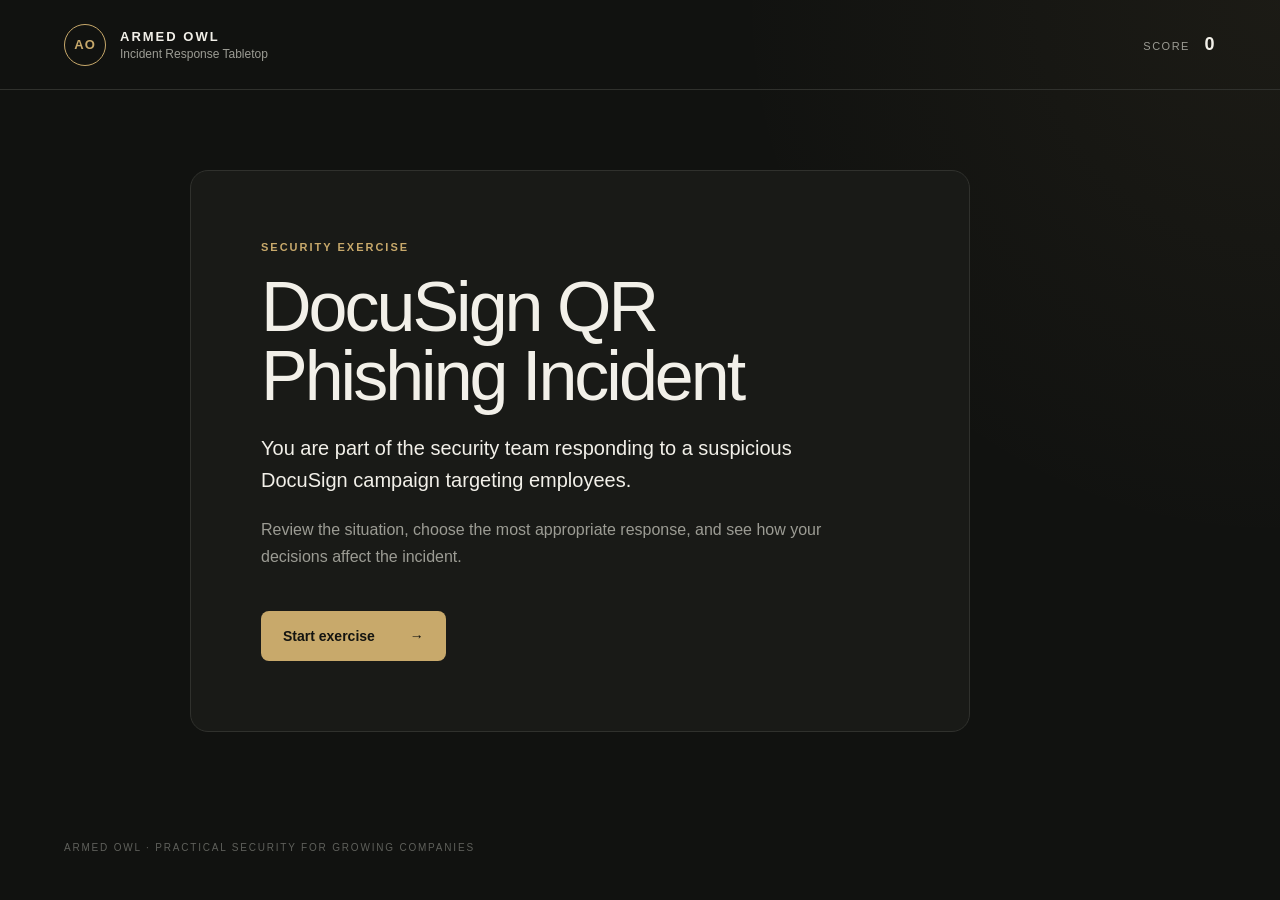
<file: frontend/index.html>
<!DOCTYPE html>
<html lang="en">
<head>
    <meta charset="UTF-8">
    <meta name="viewport" content="width=device-width, initial-scale=1.0">
    <title>Armed Owl — Incident Response Tabletop</title>
    <link rel="stylesheet" href="style.css">
</head>

<body>

<header class="topbar">
    <div class="brand">
        <div class="brand-mark">AO</div>

        <div>
            <div class="brand-name">ARMED OWL</div>
            <div class="brand-subtitle">Incident Response Tabletop</div>
        </div>
    </div>

    <div class="score">
        SCORE
        <span id="score">0</span>
    </div>
</header>


<main class="container">

    <!-- Start screen -->

    <section id="start-screen" class="card hero">

        <div class="eyebrow">
            SECURITY EXERCISE
        </div>

        <h1>
            DocuSign QR<br>
            Phishing Incident
        </h1>

        <p class="intro">
            You are part of the security team responding to a suspicious
            DocuSign campaign targeting employees.
        </p>

        <p class="description">
            Review the situation, choose the most appropriate response,
            and see how your decisions affect the incident.
        </p>

        <button id="start-button" class="primary-button">
            Start exercise
            <span>→</span>
        </button>

    </section>


    <!-- Scenario -->

    <section id="scenario-screen" class="hidden">

        <div class="progress-header">

            <div>
                <div class="eyebrow">
                    INCIDENT RESPONSE
                </div>

                <div class="step-label">
                    Step <span id="step-number">1</span> of 3
                </div>
            </div>

            <div class="progress">
                <div id="progress-fill"></div>
            </div>

        </div>


        <div class="card scenario-card">

            <div class="section-label">
                SITUATION
            </div>

            <h2 id="situation">
                Loading scenario...
            </h2>


            <div class="section-label decision-label">
                YOUR DECISION
            </div>

            <div id="options" class="options"></div>


            <button
                id="submit-button"
                class="primary-button submit-button"
                disabled
            >
                Submit decision
            </button>

        </div>


        <div id="feedback" class="feedback hidden">

            <div class="feedback-header">

                <div id="feedback-status" class="feedback-status">
                    Correct decision
                </div>

                <div id="points" class="points">
                    +10 pts
                </div>

            </div>

            <p id="explanation"></p>

            <button id="next-button" class="secondary-button">
                Continue
                <span>→</span>
            </button>

        </div>

    </section>


    <!-- Finish screen -->

    <section id="finish-screen" class="card hero hidden">

        <div class="eyebrow">
            EXERCISE COMPLETE
        </div>

        <h1>
            Incident contained.
        </h1>

        <p class="intro">
            Your final score:
        </p>

        <div class="final-score">
            <span id="final-score">0</span>
            <small>/ 30</small>
        </div>

        <p id="final-message" class="description"></p>

        <button id="restart-button" class="primary-button">
            Run again
            <span>↻</span>
        </button>

    </section>

</main>


<footer>
    ARMED OWL · PRACTICAL SECURITY FOR GROWING COMPANIES
</footer>

<script src="app.js"></script>

</body>
</html>
</file>
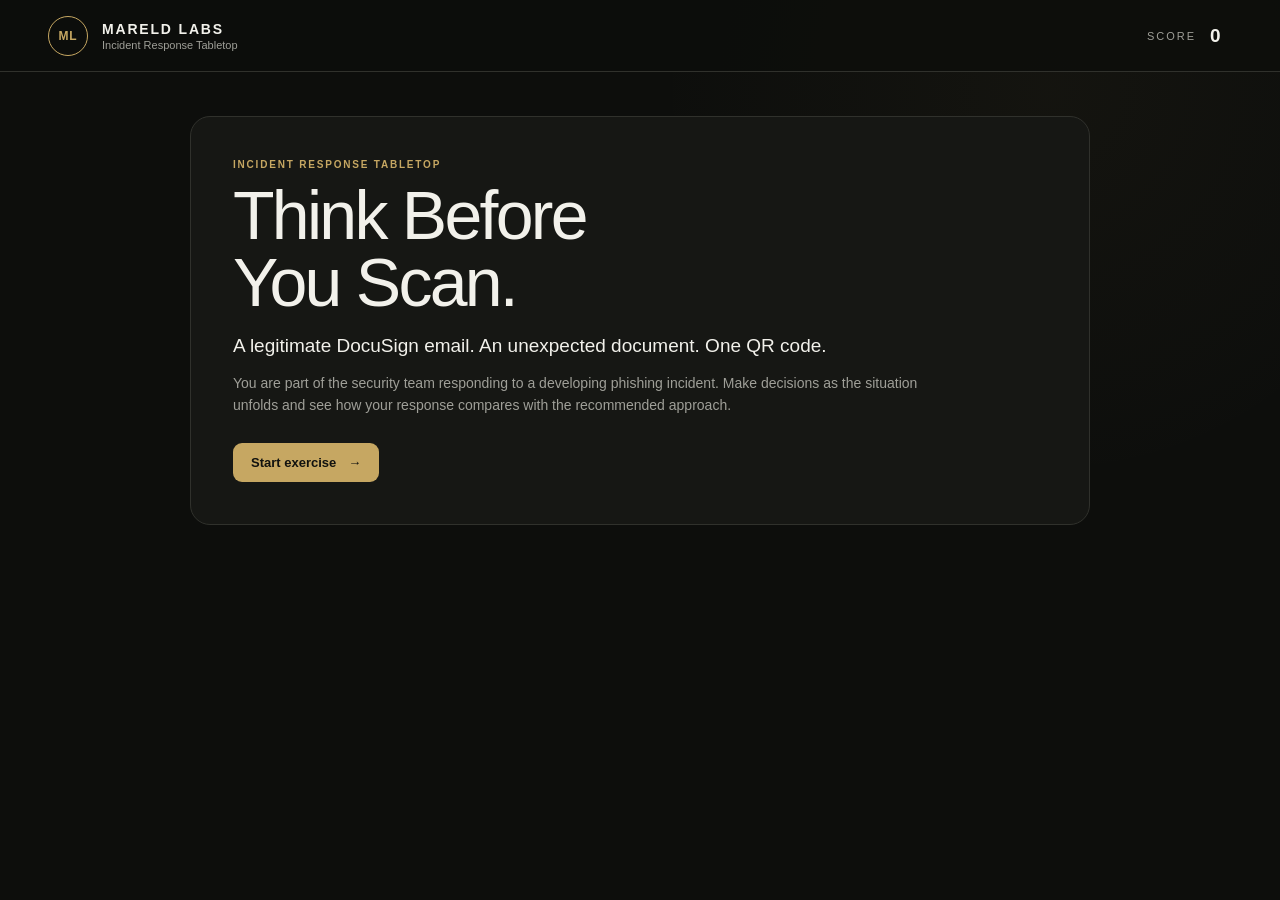
<file: session-service/static/index.html>
<!DOCTYPE html>
<html lang="en">

<head>
    <meta charset="UTF-8">

    <meta
        name="viewport"
        content="width=device-width, initial-scale=1.0"
    >

    <title>Mareld Labs — Incident Response Tabletop</title>

    <link
        rel="stylesheet"
        href="style.css"
    >
</head>

<body>

<header class="topbar">

    <div class="brand">

        <div class="brand-mark">
            ML
        </div>

        <div class="brand-text">

            <div class="brand-name">
                MARELD LABS
            </div>

            <div class="brand-subtitle">
                Incident Response Tabletop
            </div>

        </div>

    </div>


    <div class="score-box">

        <span class="score-label">
            SCORE
        </span>

        <span id="score">
            0
        </span>

    </div>

</header>


<main class="container">


    <!-- Start screen -->

    <section
        id="start-screen"
        class="card hero"
    >

        <div class="eyebrow">
            INCIDENT RESPONSE TABLETOP
        </div>

        <h1>
            Think Before<br>
            You Scan.
        </h1>

        <p class="intro">
            A legitimate DocuSign email.
            An unexpected document.
            One QR code.
        </p>

        <p class="description">
            You are part of the security team responding to a
            developing phishing incident.
            Make decisions as the situation unfolds and see how
            your response compares with the recommended approach.
        </p>

        <button
            id="start-button"
            class="primary-button"
        >
            Start exercise
            <span>→</span>
        </button>

    </section>


    <!-- Scenario screen -->

    <section
        id="scenario-screen"
        class="hidden"
    >

        <div class="progress-header">

            <div>

                <div class="eyebrow">
                    INCIDENT RESPONSE
                </div>

                <div class="step-label">
                    Step
                    <span id="step-number">1</span>
                    of 3
                </div>

            </div>


            <div class="progress">
                <div id="progress-fill"></div>
            </div>

        </div>


        <div class="card scenario-card">


            <!-- Left side -->

            <div class="situation-panel">

                <div class="section-label">
                    SITUATION
                </div>

                <h2 id="situation">
                    Loading scenario...
                </h2>

            </div>


            <!-- Right side -->

            <div class="decision-panel">


                <!-- Decision view -->

                <div id="decision-view">

                    <div class="section-label">
                        YOUR DECISION
                    </div>

                    <div
                        id="options"
                        class="options"
                    ></div>

                    <button
                        id="submit-button"
                        class="primary-button submit-button"
                        disabled
                    >
                        Submit decision
                        <span>→</span>
                    </button>

                </div>


                <!-- Feedback view -->

                <div
                    id="feedback-view"
                    class="hidden"
                >

                    <div class="feedback-top">

                        <div>

                            <div class="section-label">
                                RESPONSE REVIEW
                            </div>

                            <div
                                id="feedback-status"
                                class="feedback-status"
                            >
                                Decision reviewed
                            </div>

                        </div>


                        <div
                            id="points"
                            class="points"
                        >
                            +10 pts
                        </div>

                    </div>


                    <p id="explanation"></p>


                    <button
                        id="next-button"
                        class="secondary-button"
                    >
                        Continue
                        <span>→</span>
                    </button>

                </div>

            </div>

        </div>

    </section>


    <!-- Finish screen -->

    <section
        id="finish-screen"
        class="card hero hidden"
    >

        <div class="eyebrow">
            EXERCISE COMPLETE
        </div>

        <h1>
            Incident<br>
            Reviewed.
        </h1>

        <p class="intro">
            Your final score:
        </p>


        <div class="final-score">

            <span id="final-score">
                0
            </span>

            <small>
                / 30
            </small>

        </div>


        <p
            id="final-message"
            class="description"
        ></p>


        <button
            id="restart-button"
            class="primary-button"
        >
            Run again
            <span>↻</span>
        </button>

    </section>


</main>


<footer>
    MARELD LABS · INCIDENT RESPONSE TABLETOP
</footer>


<script src="app.js"></script>

</body>

</html>
</file>
<file: frontend/style.css>
:root {
    --background: #111210;
    --surface: #191a17;
    --surface-light: #21221f;

    --text: #f2f0e9;
    --muted: #9c9c94;

    --accent: #c8a96b;
    --accent-hover: #d8bb80;

    --border: #30312d;

    --success: #8fbf91;
    --danger: #d68176;

    --radius: 18px;
}


* {
    box-sizing: border-box;
}


body {
    margin: 0;

    background:
        radial-gradient(
            circle at top right,
            rgba(200, 169, 107, 0.06),
            transparent 35%
        ),
        var(--background);

    color: var(--text);

    font-family:
        Inter,
        -apple-system,
        BlinkMacSystemFont,
        "Segoe UI",
        sans-serif;

    min-height: 100vh;
}


.topbar {
    height: 90px;

    display: flex;
    align-items: center;
    justify-content: space-between;

    padding: 0 5vw;

    border-bottom: 1px solid var(--border);
}


.brand {
    display: flex;
    align-items: center;
    gap: 14px;
}


.brand-mark {
    width: 42px;
    height: 42px;

    display: flex;
    align-items: center;
    justify-content: center;

    border: 1px solid var(--accent);
    border-radius: 50%;

    color: var(--accent);

    font-size: 13px;
    font-weight: 700;
    letter-spacing: 1px;
}


.brand-name {
    font-size: 13px;
    font-weight: 700;

    letter-spacing: 2px;
}


.brand-subtitle {
    margin-top: 3px;

    font-size: 12px;

    color: var(--muted);
}


.score {
    font-size: 11px;
    letter-spacing: 1.5px;

    color: var(--muted);
}


.score span {
    margin-left: 10px;

    font-size: 18px;
    font-weight: 600;

    color: var(--text);
}


.container {
    width: min(900px, 90vw);

    margin: 80px auto;
}


.card {
    background: var(--surface);

    border: 1px solid var(--border);
    border-radius: var(--radius);
}


.hero {
    padding: 70px;

    max-width: 780px;
}


.eyebrow,
.section-label {
    color: var(--accent);

    font-size: 11px;
    font-weight: 600;

    letter-spacing: 2px;
}


h1 {
    margin: 20px 0 22px;

    font-size: clamp(42px, 7vw, 70px);

    line-height: 0.98;

    letter-spacing: -3px;

    font-weight: 500;
}


.intro {
    max-width: 600px;

    font-size: 20px;
    line-height: 1.6;

    color: var(--text);
}


.description {
    max-width: 600px;

    margin-bottom: 40px;

    line-height: 1.7;

    color: var(--muted);
}


.primary-button,
.secondary-button {
    cursor: pointer;

    border: 0;

    font-family: inherit;

    transition: 0.2s ease;
}


.primary-button {
    display: inline-flex;
    align-items: center;
    gap: 35px;

    padding: 17px 22px;

    background: var(--accent);

    color: #141410;

    border-radius: 8px;

    font-size: 14px;
    font-weight: 600;
}


.primary-button:hover {
    background: var(--accent-hover);

    transform: translateY(-1px);
}


.primary-button:disabled {
    cursor: not-allowed;

    opacity: 0.35;

    transform: none;
}


.progress-header {
    display: flex;
    justify-content: space-between;
    align-items: end;

    margin-bottom: 25px;
}


.step-label {
    margin-top: 8px;

    font-size: 13px;

    color: var(--muted);
}


.progress {
    width: 180px;
    height: 3px;

    background: var(--border);
}


#progress-fill {
    width: 33%;
    height: 100%;

    background: var(--accent);

    transition: width 0.3s ease;
}


.scenario-card {
    padding: 55px;
}


.scenario-card h2 {
    max-width: 720px;

    margin: 18px 0 50px;

    font-size: 27px;
    line-height: 1.45;

    font-weight: 400;

    letter-spacing: -0.4px;
}


.decision-label {
    margin-bottom: 16px;
}


.options {
    display: flex;
    flex-direction: column;

    gap: 12px;
}


.option {
    display: flex;
    align-items: flex-start;

    gap: 18px;

    width: 100%;

    padding: 20px;

    cursor: pointer;

    background: var(--surface-light);

    border: 1px solid var(--border);
    border-radius: 10px;

    transition: 0.2s ease;
}


.option:hover {
    border-color: #55564f;

    transform: translateY(-1px);
}


.option.selected {
    background: rgba(200, 169, 107, 0.08);

    border-color: var(--accent);
}


.option-letter {
    min-width: 30px;
    height: 30px;

    display: flex;
    align-items: center;
    justify-content: center;

    border: 1px solid var(--border);
    border-radius: 6px;

    color: var(--accent);

    font-size: 12px;
    font-weight: 600;
}


.option-text {
    padding-top: 4px;

    color: #d9d7d0;

    line-height: 1.5;
}


.submit-button {
    margin-top: 28px;
}


.feedback {
    margin-top: 20px;

    padding: 32px;

    background: var(--surface);

    border: 1px solid var(--border);
    border-radius: var(--radius);
}


.feedback-header {
    display: flex;
    justify-content: space-between;

    gap: 20px;
}


.feedback-status {
    font-size: 18px;
    font-weight: 600;
}


.feedback.correct .feedback-status {
    color: var(--success);
}


.feedback.incorrect .feedback-status {
    color: var(--danger);
}


.points {
    color: var(--accent);

    font-weight: 600;
}


.feedback p {
    max-width: 700px;

    color: var(--muted);

    line-height: 1.7;
}


.secondary-button {
    margin-top: 10px;

    padding: 0;

    background: transparent;

    color: var(--text);

    font-size: 14px;
}


.secondary-button span {
    margin-left: 10px;

    color: var(--accent);
}


.final-score {
    margin: 35px 0;

    color: var(--accent);

    font-size: 75px;
    font-weight: 500;
}


.final-score small {
    font-size: 20px;

    color: var(--muted);
}


.hidden {
    display: none;
}


footer {
    padding: 30px 5vw 40px;

    color: #5f605b;

    font-size: 10px;
    letter-spacing: 1.8px;
}


@media (max-width: 650px) {

    .topbar {
        padding: 0 25px;
    }

    .container {
        margin-top: 40px;
    }

    .hero,
    .scenario-card {
        padding: 35px 25px;
    }

    h1 {
        font-size: 46px;
        letter-spacing: -2px;
    }

    .progress {
        width: 90px;
    }

}
</file>
<file: session-service/static/style.css>
:root {
    --background: #0d0e0c;
    --surface: #161714;
    --surface-light: #1e1f1c;

    --text: #f2f1eb;
    --muted: #9f9f98;

    --accent: #c6a762;
    --accent-soft: rgba(198, 167, 98, 0.12);

    --border: #30312c;

    --success: #8faa78;
    --danger: #b8786f;
}


/* ==================================================
   Base
================================================== */

* {
    box-sizing: border-box;
}


html,
body {
    margin: 0;
    padding: 0;
}


body {
    min-height: 100vh;

    background:
        radial-gradient(
            circle at 82% 10%,
            rgba(198, 167, 98, 0.04),
            transparent 30%
        ),
        var(--background);

    color: var(--text);

    font-family:
        Inter,
        -apple-system,
        BlinkMacSystemFont,
        "Segoe UI",
        sans-serif;

    -webkit-font-smoothing: antialiased;
}


button {
    font-family: inherit;
}


.hidden {
    display: none !important;
}


/* ==================================================
   Header
================================================== */

.topbar {
    height: 72px;

    padding: 0 48px;

    display: flex;
    align-items: center;
    justify-content: space-between;

    border-bottom: 1px solid var(--border);

    background: rgba(13, 14, 12, 0.97);
}


.brand {
    display: flex;
    align-items: center;

    gap: 14px;
}


.brand-mark {
    width: 40px;
    height: 40px;

    display: flex;
    align-items: center;
    justify-content: center;

    border: 1px solid var(--accent);
    border-radius: 50%;

    color: var(--accent);

    font-size: 12px;
    font-weight: 700;

    letter-spacing: 0.08em;
}


.brand-text {
    display: flex;
    flex-direction: column;
}


.brand-name {
    color: var(--text);

    font-size: 14px;
    font-weight: 700;

    letter-spacing: 0.13em;
}


.brand-subtitle {
    margin-top: 2px;

    color: var(--muted);

    font-size: 11px;
}


.score-box {
    display: flex;
    align-items: center;

    gap: 14px;
}


.score-label {
    color: var(--muted);

    font-size: 11px;

    letter-spacing: 0.18em;
}


#score {
    min-width: 22px;

    color: var(--text);

    font-size: 19px;
    font-weight: 600;
}


/* ==================================================
   General
================================================== */

.container {
    width: min(
        1180px,
        calc(100% - 48px)
    );

    margin: 0 auto;

    padding: 18px 0;
}


.card {
    border: 1px solid var(--border);
    border-radius: 20px;

    background: var(--surface);
}


.eyebrow,
.section-label {
    color: var(--accent);

    font-size: 10px;
    font-weight: 700;

    letter-spacing: 0.18em;
}


/* ==================================================
   Progress
================================================== */

.progress-header {
    min-height: 44px;

    margin-bottom: 12px;

    display: flex;
    align-items: center;
    justify-content: space-between;

    gap: 24px;
}


.step-label {
    margin-top: 4px;

    color: var(--muted);

    font-size: 13px;
}


.progress {
    width: 210px;
    height: 3px;

    overflow: hidden;

    background: #2b2c27;
}


#progress-fill {
    width: 33.333%;
    height: 100%;

    background: var(--accent);

    transition: width 0.3s ease;
}


/* ==================================================
   Scenario
================================================== */

.scenario-card {
    min-height: 430px;

    padding: 30px 34px;

    display: grid;

    grid-template-columns:
        minmax(0, 1fr)
        minmax(0, 1fr);

    gap: 44px;
}


/* ==================================================
   Situation
================================================== */

.situation-panel {
    min-width: 0;

    padding-right: 10px;
}


#situation {
    max-width: 560px;

    margin: 16px 0 0;

    color: var(--text);

    font-size: clamp(
        21px,
        2vw,
        29px
    );

    font-weight: 450;

    line-height: 1.38;

    letter-spacing: -0.02em;
}


/* ==================================================
   Decision panel
================================================== */

.decision-panel {
    min-width: 0;

    padding-left: 10px;

    border-left: 1px solid var(--border);
}


#decision-view,
#feedback-view {
    height: 100%;
}


/* ==================================================
   Options
================================================== */

.options {
    margin-top: 16px;

    display: grid;

    gap: 10px;
}


.option {
    width: 100%;

    min-height: 58px;

    padding: 11px 13px;

    display: flex;
    align-items: center;

    gap: 13px;

    border: 1px solid var(--border);
    border-radius: 10px;

    background: var(--surface-light);

    color: inherit;

    text-align: left;

    cursor: pointer;

    transition:
        border-color 0.18s ease,
        background 0.18s ease,
        transform 0.18s ease;
}


.option:hover {
    border-color: #59574b;

    background: #23241f;
}


.option.selected {
    border-color: var(--accent);

    background: var(--accent-soft);
}


.option-letter {
    width: 30px;
    min-width: 30px;
    height: 30px;

    display: flex;
    align-items: center;
    justify-content: center;

    border: 1px solid var(--border);
    border-radius: 8px;

    color: var(--accent);

    font-size: 12px;
    font-weight: 700;
}


.option.selected .option-letter {
    border-color: var(--accent);
}


.option-text {
    color: #deddd7;

    font-size: 14px;
    line-height: 1.35;
}


/* ==================================================
   Buttons
================================================== */

.primary-button,
.secondary-button {
    border: none;
    border-radius: 9px;

    cursor: pointer;

    font-size: 13px;
    font-weight: 600;

    transition:
        opacity 0.18s ease,
        transform 0.18s ease;
}


.primary-button {
    padding: 12px 18px;

    display: inline-flex;
    align-items: center;

    gap: 12px;

    background: var(--accent);

    color: #11120f;
}


.primary-button:hover:not(:disabled) {
    transform: translateY(-1px);
}


.primary-button:disabled {
    cursor: not-allowed;

    opacity: 0.35;
}


.submit-button {
    margin-top: 16px;
}


.secondary-button {
    margin-top: 16px;

    padding: 10px 0;

    background: transparent;

    color: var(--accent);
}


/* ==================================================
   Feedback
================================================== */

.feedback-top {
    display: flex;
    align-items: flex-start;
    justify-content: space-between;

    gap: 20px;
}


.feedback-status {
    max-width: 340px;

    margin-top: 10px;

    font-size: 19px;
    font-weight: 500;

    line-height: 1.35;
}


.correct-text {
    color: var(--success);
}


.incorrect-text {
    color: var(--danger);
}


.points {
    flex: 0 0 auto;

    color: var(--accent);

    font-size: 17px;
    font-weight: 600;
}


#explanation {
    max-width: 500px;

    margin: 20px 0 0;

    color: var(--muted);

    font-size: 14px;
    line-height: 1.6;
}


/* ==================================================
   Hero / finish
================================================== */

.hero {
    max-width: 900px;

    margin: 26px auto;

    padding: 42px;
}


.hero h1 {
    margin: 12px 0 18px;

    font-size: clamp(
        44px,
        5.5vw,
        68px
    );

    font-weight: 500;

    line-height: 0.98;

    letter-spacing: -0.04em;
}


.intro {
    max-width: 620px;

    margin: 0 0 12px;

    font-size: 19px;
    line-height: 1.4;
}


.description {
    max-width: 700px;

    margin: 0 0 26px;

    color: var(--muted);

    font-size: 14px;
    line-height: 1.6;
}


.final-score {
    margin: 16px 0 20px;

    color: var(--accent);

    font-size: 68px;
    font-weight: 500;

    line-height: 1;
}


.final-score small {
    color: var(--muted);

    font-size: 22px;
    font-weight: 400;
}


/* ==================================================
   Footer
================================================== */

footer {
    padding: 16px 24px 20px;

    color: #686963;

    text-align: center;

    font-size: 9px;

    letter-spacing: 0.15em;
}


/* ==================================================
   Desktop — force exercise into one viewport
================================================== */

@media (min-width: 900px) {

    html,
    body {
        width: 100%;
        height: 100%;

        overflow: hidden;
    }


    body {
        min-height: 0;
    }


    .container {
        height: calc(100dvh - 72px);

        overflow: hidden;
    }


    #scenario-screen {
        height: 100%;

        display: flex;
        flex-direction: column;

        overflow: hidden;
    }


    .scenario-card {
        flex: 1;

        min-height: 0;

        overflow: hidden;
    }


    footer {
        display: none;
    }
}


/* ==================================================
   Short desktop screens
================================================== */

@media (
    min-width: 900px
) and (
    max-height: 800px
) {

    .topbar {
        height: 62px;

        padding: 0 40px;
    }


    .brand-mark {
        width: 36px;
        height: 36px;
    }


    .brand-name {
        font-size: 12px;
    }


    .brand-subtitle {
        font-size: 10px;
    }


    .container {
        height: calc(100dvh - 62px);

        padding: 10px 0;
    }


    .progress-header {
        min-height: 38px;

        margin-bottom: 8px;
    }


    .scenario-card {
        min-height: 0;

        padding: 22px 28px;

        gap: 32px;
    }


    #situation {
        margin-top: 10px;

        font-size: clamp(
            18px,
            1.6vw,
            24px
        );

        line-height: 1.3;
    }


    .options {
        margin-top: 10px;

        gap: 7px;
    }


    .option {
        min-height: 48px;

        padding: 8px 11px;
    }


    .option-text {
        font-size: 13px;
        line-height: 1.3;
    }


    .submit-button {
        margin-top: 10px;

        padding: 9px 15px;
    }


    .feedback-status {
        font-size: 16px;
    }


    #explanation {
        margin-top: 12px;

        font-size: 13px;
        line-height: 1.45;
    }


    .secondary-button {
        margin-top: 10px;
    }
}


/* ==================================================
   Mobile / tablet
================================================== */

@media (max-width: 899px) {

    html,
    body {
        height: auto;

        overflow: auto;
    }


    .topbar {
        height: auto;

        padding: 16px 18px;
    }


    .container {
        width: calc(100% - 28px);

        height: auto;

        padding: 22px 0 32px;

        overflow: visible;
    }


    .progress-header {
        align-items: flex-start;
        flex-direction: column;
    }


    .progress {
        width: 100%;
    }


    #scenario-screen {
        height: auto;

        display: block;

        overflow: visible;
    }


    .scenario-card {
        min-height: 0;

        padding: 24px 20px;

        display: block;

        overflow: visible;
    }


    .situation-panel {
        padding-right: 0;
    }


    #situation {
        max-width: none;

        margin: 14px 0 28px;

        font-size: 23px;
        line-height: 1.4;
    }


    .decision-panel {
        padding: 24px 0 0;

        border-top: 1px solid var(--border);
        border-left: none;
    }


    .options {
        margin-top: 14px;
    }


    .option {
        align-items: flex-start;
    }


    .hero {
        margin-top: 14px;

        padding: 30px 24px;
    }


    .hero h1 {
        font-size: 48px;
    }


    footer {
        display: block;
    }

}
</file>
